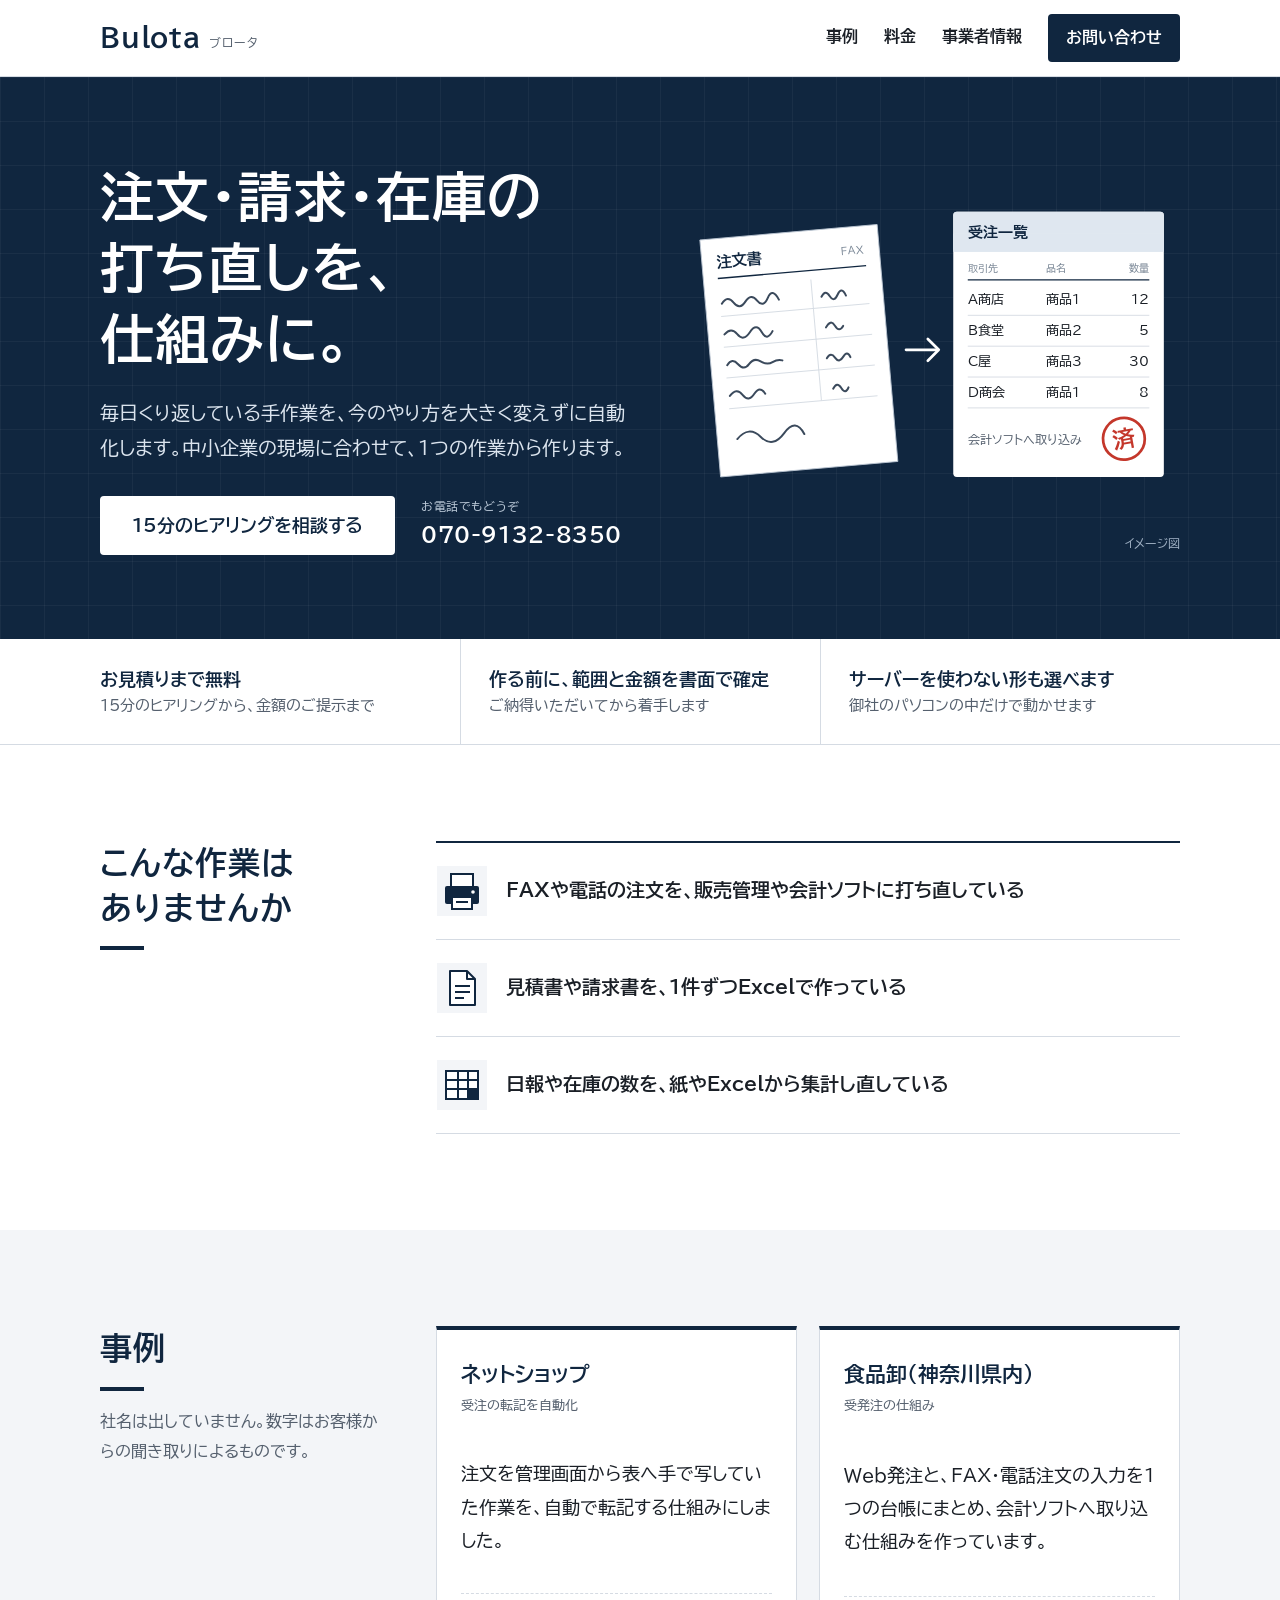
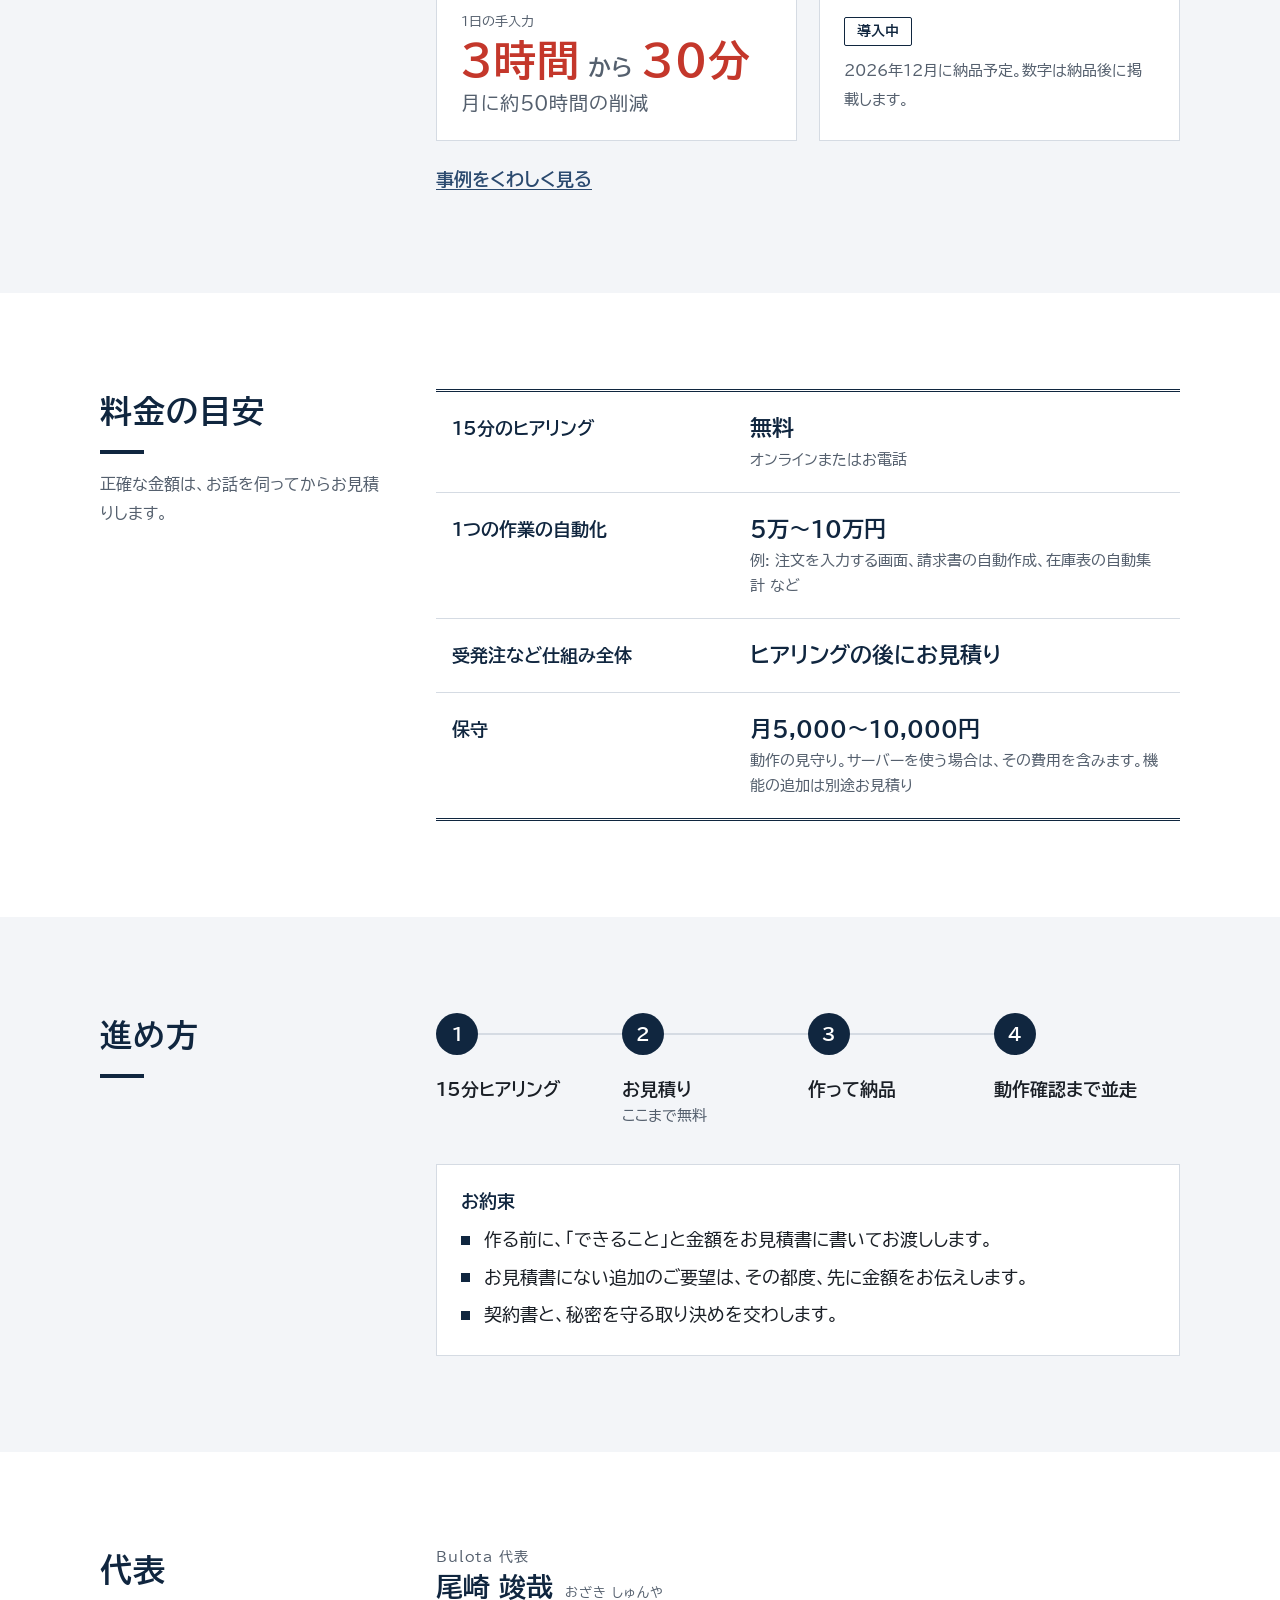
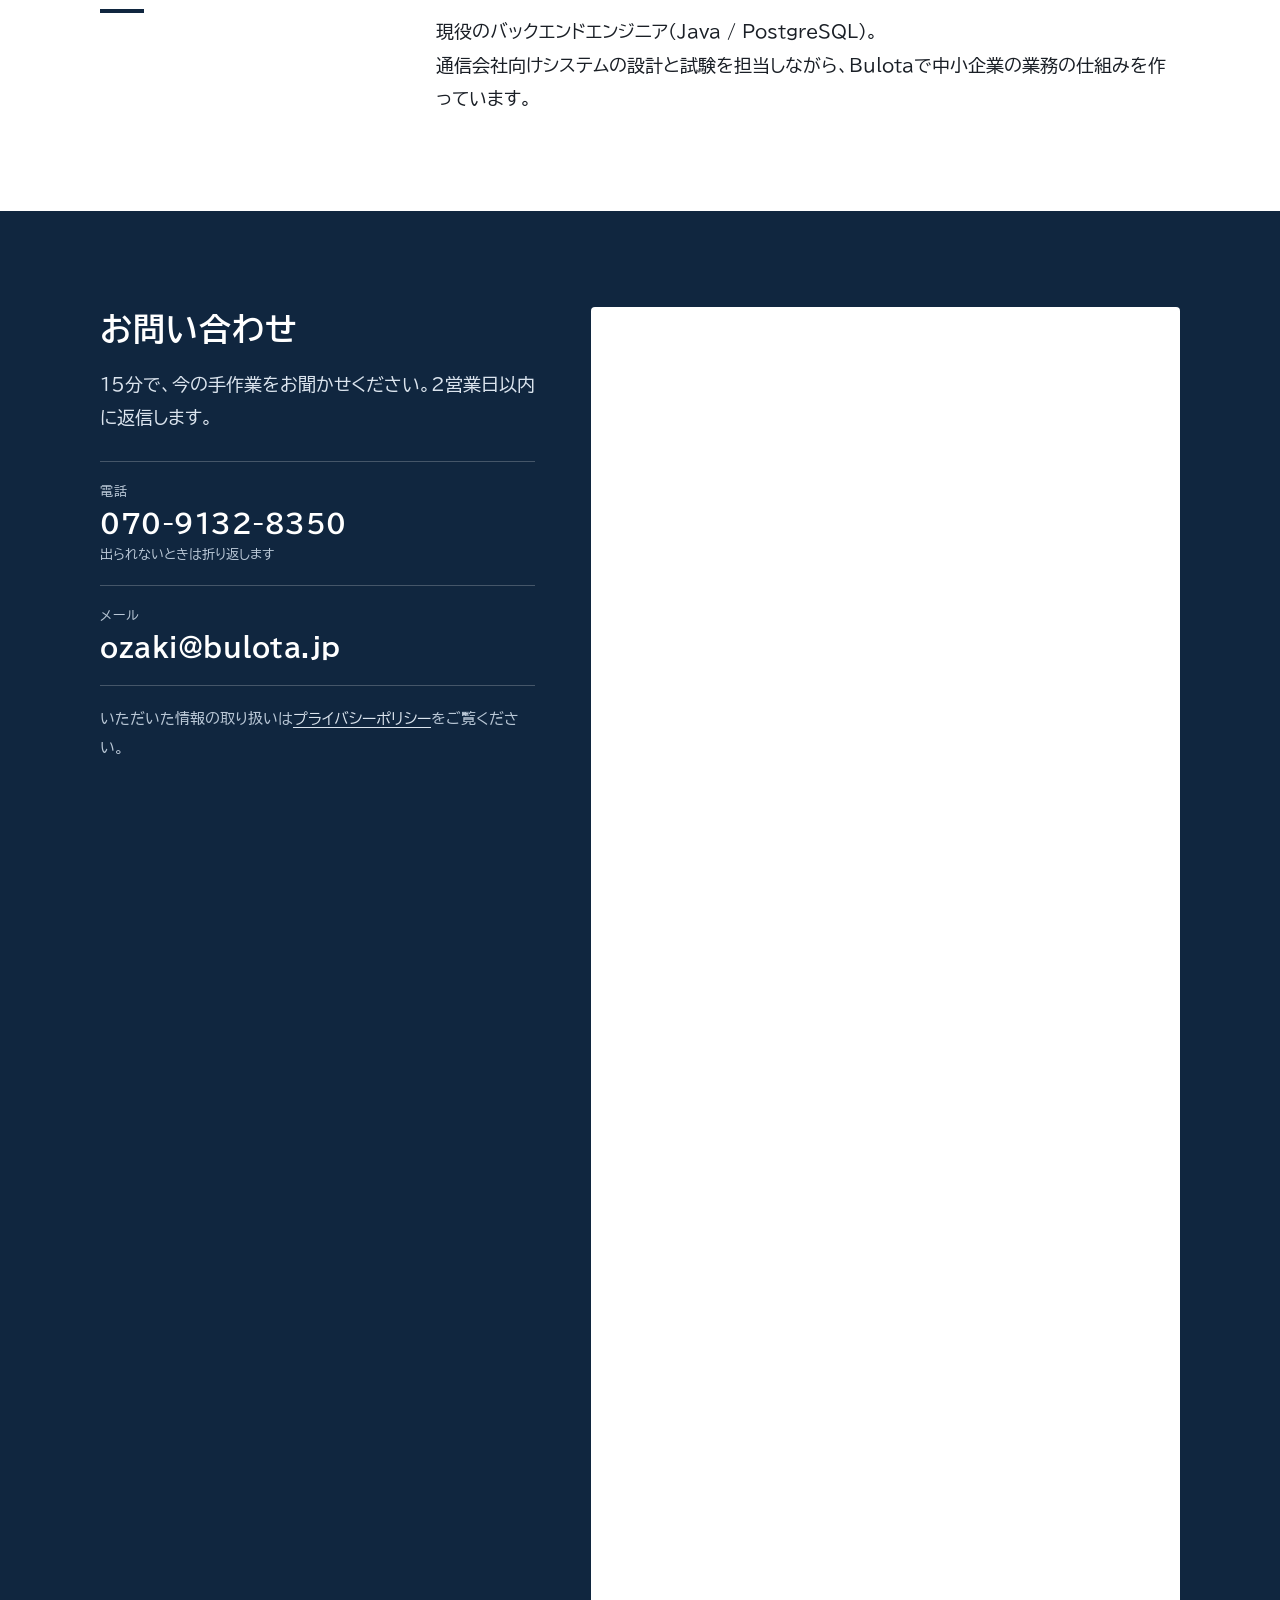
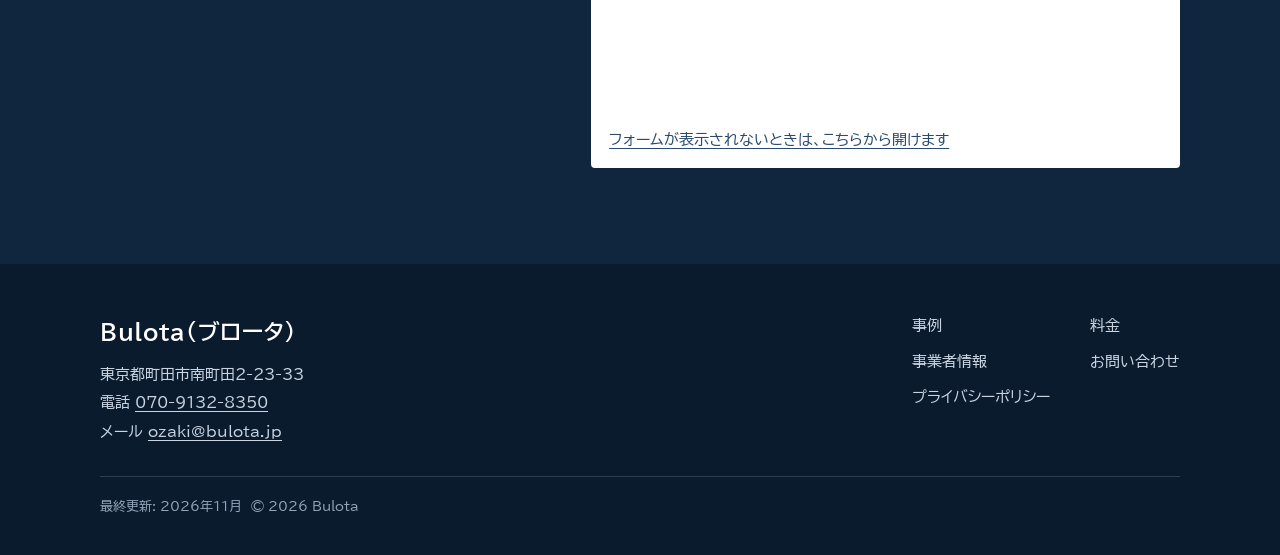
<file: index.html>
<!DOCTYPE html>
<html lang="ja">
<head>
<meta charset="UTF-8">
<meta name="viewport" content="width=device-width, initial-scale=1">
<title>Bulota(ブロータ)｜注文・請求・在庫の打ち直しを、仕組みに。</title>
<meta name="description" content="毎日くり返している手作業を、今のやり方を大きく変えずに自動化します。中小企業の現場に合わせて、1つの作業から作ります。15分のヒアリングは無料です。">
<meta property="og:type" content="website">
<meta property="og:title" content="Bulota(ブロータ)｜注文・請求・在庫の打ち直しを、仕組みに。">
<meta property="og:description" content="毎日くり返している手作業を、今のやり方を大きく変えずに自動化します。">
<meta property="og:url" content="https://bulota.jp/">
<link rel="icon" href="assets/icon_clean.svg" type="image/svg+xml">
<link rel="preconnect" href="https://fonts.googleapis.com">
<link rel="preconnect" href="https://fonts.gstatic.com" crossorigin>
<link href="https://fonts.googleapis.com/css2?family=BIZ+UDPGothic:wght@400;700&display=swap" rel="stylesheet">
<link rel="stylesheet" href="styles.css">
</head>
<body>

<header class="site-header">
  <div class="wrap header-inner">
    <a class="brand" href="index.html">Bulota<span class="brand-kana">ブロータ</span></a>
    <nav class="nav" aria-label="メニュー">
      <a href="works.html">事例</a>
      <a href="index.html#price">料金</a>
      <a href="about.html">事業者情報</a>
      <a class="nav-cta" href="index.html#contact">お問い合わせ</a>
    </nav>
  </div>
</header>

<main>

  <section class="hero">
    <div class="wrap hero-inner">
      <div>
        <h1 class="hero-title"><span class="ph">注文・請求・在庫の</span><span class="ph">打ち直しを、</span><span class="ph">仕組みに。</span></h1>
        <p class="hero-lead">毎日くり返している手作業を、今のやり方を大きく変えずに自動化します。中小企業の現場に合わせて、1つの作業から作ります。</p>
        <div class="hero-actions">
          <!-- 予約ページのURLが決まったら、href を予約ページに差し替える(いまはお問い合わせ欄へ飛ぶ) -->
          <!-- 予約URLが入ったら文言を「15分のヒアリングを予約する」に戻す -->
          <a class="btn btn-light" href="#contact">15分のヒアリングを相談する</a>
          <a class="hero-tel" href="tel:070-9132-8350"><span>お電話でもどうぞ</span>070-9132-8350</a>
        </div>
      </div>
      <figure class="hero-figure">
        <svg viewBox="0 0 540 400" role="img" aria-label="手書きのFAX注文書が、整った受注一覧になるイメージ" xmlns="http://www.w3.org/2000/svg">
          <!-- 左: FAXの注文書(手書き) -->
          <g transform="rotate(-5 120 210)">
            <rect x="22" y="78" width="196" height="262" fill="#ffffff"/>
            <rect x="22" y="78" width="196" height="262" fill="none" stroke="#b9c4d1" stroke-width="1"/>
            <text x="38" y="110" font-size="17" font-weight="700" fill="#10263f">注文書</text>
            <text x="176" y="108" font-size="11" fill="#7a8796">FAX</text>
            <line x1="38" y1="122" x2="202" y2="122" stroke="#10263f" stroke-width="1.5"/>
            <g fill="none" stroke="#3b4a5c" stroke-width="2.2" stroke-linecap="round" stroke-linejoin="round">
              <path d="M40 150 q7 -9 13 0 t13 0 t13 0 t12 -2 t12 3"/>
              <path d="M150 152 q5 -8 9 0 t9 -1 t9 2"/>
              <path d="M40 184 q8 -8 14 1 t14 -1 t13 1 t12 0"/>
              <path d="M152 186 q6 -9 10 -1 t9 1"/>
              <path d="M40 218 q6 -8 12 0 t12 1 t13 -2 t13 2 t11 -1"/>
              <path d="M150 220 q5 -7 9 0 t9 0 t8 1"/>
              <path d="M40 252 q8 -9 14 0 t13 0 t12 1"/>
              <path d="M154 254 q5 -8 9 0 t8 0"/>
            </g>
            <g stroke="#d5dbe3" stroke-width="1">
              <line x1="38" y1="164" x2="202" y2="164"/><line x1="38" y1="198" x2="202" y2="198"/>
              <line x1="38" y1="232" x2="202" y2="232"/><line x1="38" y1="266" x2="202" y2="266"/>
              <line x1="140" y1="132" x2="140" y2="266"/>
            </g>
            <path d="M44 300 q14 -14 26 0 t26 -2 t22 3" fill="none" stroke="#3b4a5c" stroke-width="2.2" stroke-linecap="round"/>
          </g>
          <!-- まん中: 矢印 -->
          <g fill="none" stroke="#ffffff" stroke-width="3" stroke-linecap="round" stroke-linejoin="round">
            <line x1="238" y1="208" x2="272" y2="208"/>
            <polyline points="262,196 274,208 262,220"/>
          </g>
          <!-- 右: 受注一覧(整った表) -->
          <g>
            <rect x="290" y="56" width="232" height="292" rx="4" fill="#ffffff"/>
            <rect x="290" y="56" width="232" height="44" rx="4" fill="#dfe7f0"/>
            <rect x="290" y="80" width="232" height="20" fill="#dfe7f0"/>
            <text x="306" y="85" font-size="16" font-weight="700" fill="#10263f">受注一覧</text>
            <g font-size="11" fill="#7a8796">
              <text x="306" y="122">取引先</text><text x="392" y="122">品名</text><text x="484" y="122">数量</text>
            </g>
            <line x1="306" y1="131" x2="506" y2="131" stroke="#10263f" stroke-width="1.5"/>
            <g font-size="14" fill="#1a1f26">
              <text x="306" y="158">A商店</text><text x="392" y="158">商品1</text><text x="506" y="158" text-anchor="end">12</text>
              <text x="306" y="192">B食堂</text><text x="392" y="192">商品2</text><text x="506" y="192" text-anchor="end">5</text>
              <text x="306" y="226">C屋</text><text x="392" y="226">商品3</text><text x="506" y="226" text-anchor="end">30</text>
              <text x="306" y="260">D商会</text><text x="392" y="260">商品1</text><text x="506" y="260" text-anchor="end">8</text>
            </g>
            <g stroke="#d5dbe3" stroke-width="1">
              <line x1="306" y1="170" x2="506" y2="170"/><line x1="306" y1="204" x2="506" y2="204"/>
              <line x1="306" y1="238" x2="506" y2="238"/><line x1="306" y1="272" x2="506" y2="272"/>
            </g>
            <text x="306" y="312" font-size="13" fill="#55606e">会計ソフトへ取り込み</text>
            <!-- 済の印(朱) -->
            <g transform="rotate(-10 478 306)">
              <circle cx="478" cy="306" r="23" fill="none" stroke="#c4372b" stroke-width="3"/>
              <text x="478" y="315" font-size="25" font-weight="700" fill="#c4372b" text-anchor="middle">済</text>
            </g>
          </g>
        </svg>
        <figcaption>イメージ図</figcaption>
      </figure>
    </div>
  </section>

  <section class="assure" aria-label="お約束">
    <div class="wrap">
      <ul class="assure-list">
        <li>お見積りまで無料<span>15分のヒアリングから、金額のご提示まで</span></li>
        <li>作る前に、範囲と金額を書面で確定<span>ご納得いただいてから着手します</span></li>
        <li>サーバーを使わない形も選べます<span>御社のパソコンの中だけで動かせます</span></li>
      </ul>
    </div>
  </section>

  <section class="section" id="problems">
    <div class="wrap section-grid">
      <h2 class="section-title">こんな作業は<br>ありませんか</h2>
      <ul class="problems">
        <li><svg viewBox="0 0 52 52" aria-hidden="true"><rect x="1" y="1" width="50" height="50" fill="#f3f5f8"/><rect x="15" y="9" width="22" height="14" fill="#fff" stroke="#10263f" stroke-width="2"/><rect x="9" y="21" width="34" height="18" rx="2" fill="#10263f"/><rect x="16" y="32" width="20" height="12" fill="#fff" stroke="#10263f" stroke-width="2"/><line x1="20" y1="37" x2="32" y2="37" stroke="#10263f" stroke-width="2"/><circle cx="37" cy="27" r="1.8" fill="#fff"/></svg><span>FAXや電話の注文を、販売管理や会計ソフトに打ち直している</span></li>
        <li><svg viewBox="0 0 52 52" aria-hidden="true"><rect x="1" y="1" width="50" height="50" fill="#f3f5f8"/><path d="M14 9h17l8 8v26H14z" fill="#fff" stroke="#10263f" stroke-width="2" stroke-linejoin="round"/><path d="M31 9v8h8" fill="none" stroke="#10263f" stroke-width="2" stroke-linejoin="round"/><g stroke="#10263f" stroke-width="2"><line x1="19" y1="24" x2="34" y2="24"/><line x1="19" y1="30" x2="34" y2="30"/><line x1="19" y1="36" x2="28" y2="36"/></g></svg><span>見積書や請求書を、1件ずつExcelで作っている</span></li>
        <li><svg viewBox="0 0 52 52" aria-hidden="true"><rect x="1" y="1" width="50" height="50" fill="#f3f5f8"/><rect x="10" y="12" width="32" height="28" fill="#fff" stroke="#10263f" stroke-width="2"/><g stroke="#10263f" stroke-width="2"><line x1="10" y1="21" x2="42" y2="21"/><line x1="10" y1="30" x2="42" y2="30"/><line x1="22" y1="12" x2="22" y2="40"/><line x1="32" y1="12" x2="32" y2="40"/></g><rect x="32" y="30" width="10" height="10" fill="#10263f"/></svg><span>日報や在庫の数を、紙やExcelから集計し直している</span></li>
      </ul>
    </div>
  </section>

  <section class="section section-paper" id="works">
    <div class="wrap section-grid">
      <div>
        <h2 class="section-title">事例</h2>
        <p class="section-note">社名は出していません。数字はお客様からの聞き取りによるものです。</p>
      </div>
      <div>
        <div class="cases">
          <article class="case-card">
            <p class="case-kind">ネットショップ<small>受注の転記を自動化</small></p>
            <p class="case-text">注文を管理画面から表へ手で写していた作業を、自動で転記する仕組みにしました。</p>
            <div class="case-result">
              <span class="case-result-label">1日の手入力</span>
              <p class="case-figure">3時間<span class="to">から</span>30分<small>月に約50時間の削減</small></p>
            </div>
          </article>
          <article class="case-card">
            <p class="case-kind">食品卸(神奈川県内)<small>受発注の仕組み</small></p>
            <p class="case-text">Web発注と、FAX・電話注文の入力を1つの台帳にまとめ、会計ソフトへ取り込む仕組みを作っています。</p>
            <div class="case-result">
              <span class="tag">導入中</span>
              <p class="small" style="margin-top:10px">2026年12月に納品予定。数字は納品後に掲載します。</p>
            </div>
          </article>
        </div>
        <a class="more-link" href="works.html">事例をくわしく見る</a>
      </div>
    </div>
  </section>

  <section class="section" id="price">
    <div class="wrap section-grid">
      <div>
        <h2 class="section-title">料金の目安</h2>
        <p class="section-note">正確な金額は、お話を伺ってからお見積りします。</p>
      </div>
      <table class="ledger">
        <tbody>
          <tr><th scope="row">15分のヒアリング</th><td><span class="amount">無料</span><span class="note">オンラインまたはお電話</span></td></tr>
          <tr><th scope="row">1つの作業の自動化</th><td><span class="amount">5万〜10万円</span><span class="note">例: 注文を入力する画面、請求書の自動作成、在庫表の自動集計 など</span></td></tr>
          <tr><th scope="row">受発注など仕組み全体</th><td><span class="amount">ヒアリングの後にお見積り</span></td></tr>
          <tr><th scope="row">保守</th><td><span class="amount">月5,000〜10,000円</span><span class="note">動作の見守り。サーバーを使う場合は、その費用を含みます。機能の追加は別途お見積り</span></td></tr>
        </tbody>
      </table>
    </div>
  </section>

  <section class="section section-paper" id="flow">
    <div class="wrap section-grid">
      <h2 class="section-title">進め方</h2>
      <div>
        <ol class="steps">
          <li>15分ヒアリング</li>
          <li>お見積り<span class="step-sub">ここまで無料</span></li>
          <li>作って納品</li>
          <li>動作確認まで並走</li>
        </ol>
        <div class="promise">
          <h3>お約束</h3>
          <ul>
            <li>作る前に、「できること」と金額をお見積書に書いてお渡しします。</li>
            <li>お見積書にない追加のご要望は、その都度、先に金額をお伝えします。</li>
            <li>契約書と、秘密を守る取り決めを交わします。</li>
          </ul>
        </div>
      </div>
    </div>
  </section>

  <section class="section" id="profile">
    <div class="wrap section-grid">
      <h2 class="section-title">代表</h2>
      <!-- 顔写真: assets/ozaki.jpg を置いたら、下の img のコメントを外し、
           <div class="profile"> を <div class="profile has-photo"> にする -->
      <div class="profile">
        <!--
        <img class="profile-photo" src="assets/ozaki.jpg" alt="代表 尾崎 竣哉" width="160" height="160">
        -->
        <div class="profile-body">
          <p class="profile-name"><span class="profile-role">Bulota 代表</span>尾崎 竣哉<span class="profile-kana">おざき しゅんや</span></p>
          <p>現役のバックエンドエンジニア(Java / PostgreSQL)。<br>
            通信会社向けシステムの設計と試験を担当しながら、Bulotaで中小企業の業務の仕組みを作っています。</p>
        </div>
      </div>
    </div>
  </section>

  <section class="contact" id="contact">
    <div class="wrap contact-grid">
      <div>
        <h2>お問い合わせ</h2>
        <p class="contact-lead">15分で、今の手作業をお聞かせください。2営業日以内に返信します。</p>
        <ul class="contact-list">
          <!-- 予約ページのURLが決まったら、このコメントを外して URL を差し替える
          <li>
            <span class="contact-label">日程を予約する</span>
            <a class="btn btn-light" href="【予約ページのURL】" target="_blank" rel="noopener">15分のヒアリングを予約する</a>
          </li>
          -->
          <li>
            <span class="contact-label">電話</span>
            <a class="contact-value" href="tel:070-9132-8350">070-9132-8350</a>
            <span class="contact-sub">出られないときは折り返します</span>
          </li>
          <li>
            <span class="contact-label">メール</span>
            <a class="contact-value" href="mailto:ozaki@bulota.jp">ozaki@bulota.jp</a>
          </li>
        </ul>
        <p class="small" style="margin-top:18px">いただいた情報の取り扱いは<a href="privacy.html">プライバシーポリシー</a>をご覧ください。</p>
      </div>
      <div class="form-panel">
        <iframe src="https://docs.google.com/forms/d/e/1FAIpQLSe8i3GaxVLeOZmSlvVEXM8cGp-iq3odg3yxhxpMYgRjFmZh_A/viewform?embedded=true" title="お問い合わせフォーム" loading="lazy">読み込んでいます…</iframe>
        <a class="small" href="https://docs.google.com/forms/d/e/1FAIpQLSe8i3GaxVLeOZmSlvVEXM8cGp-iq3odg3yxhxpMYgRjFmZh_A/viewform" target="_blank" rel="noopener">フォームが表示されないときは、こちらから開けます</a>
      </div>
    </div>
  </section>

</main>

<footer class="footer">
  <div class="wrap">
    <div class="footer-grid">
      <div>
        <p class="footer-name">Bulota(ブロータ)</p>
        <address class="footer-info">
          東京都町田市南町田2-23-33<br>
          電話 <a href="tel:070-9132-8350">070-9132-8350</a><br>
          メール <a href="mailto:ozaki@bulota.jp">ozaki@bulota.jp</a>
        </address>
      </div>
      <nav class="footer-nav" aria-label="フッターメニュー">
        <a href="works.html">事例</a>
        <a href="index.html#price">料金</a>
        <a href="about.html">事業者情報</a>
        <a href="index.html#contact">お問い合わせ</a>
        <a href="privacy.html">プライバシーポリシー</a>
      </nav>
    </div>
    <p class="footer-meta">最終更新: 2026年11月　&copy; 2026 Bulota</p>
  </div>
</footer>

</body>
</html>
</file>
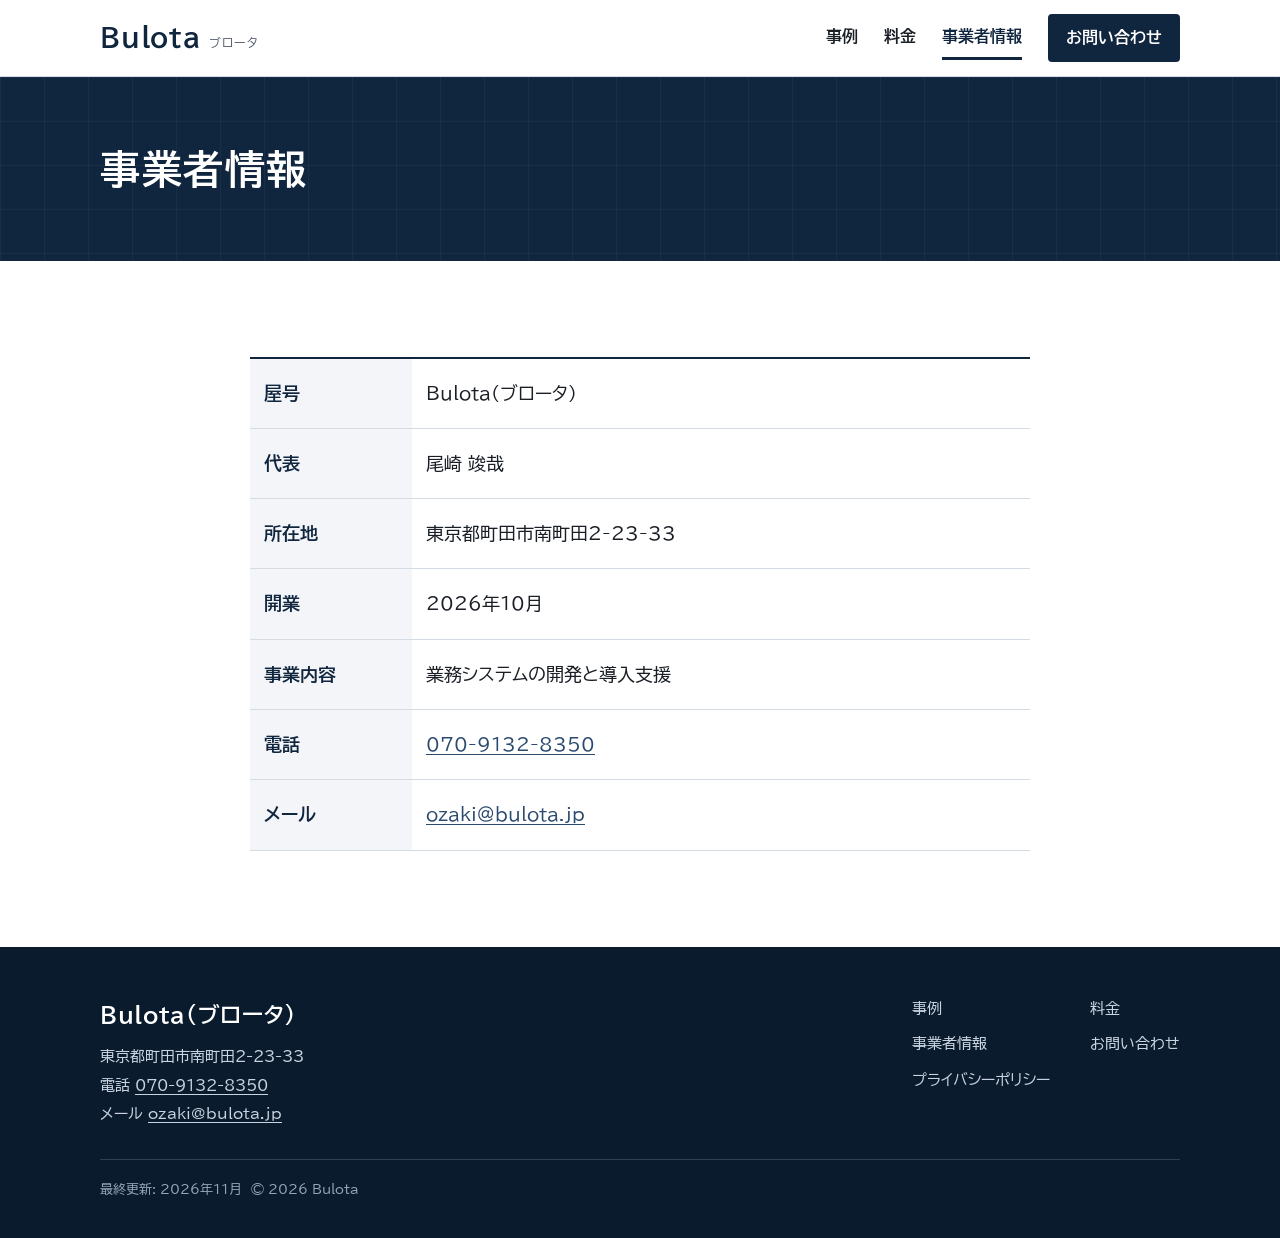
<file: about.html>
<!DOCTYPE html>
<html lang="ja">
<head>
<meta charset="UTF-8">
<meta name="viewport" content="width=device-width, initial-scale=1">
<title>事業者情報｜Bulota(ブロータ)</title>
<meta name="description" content="Bulota(ブロータ)の事業者情報。代表 尾崎 竣哉。東京都町田市。業務システムの開発と導入支援。">
<link rel="icon" href="assets/icon_clean.svg" type="image/svg+xml">
<link rel="preconnect" href="https://fonts.googleapis.com">
<link rel="preconnect" href="https://fonts.gstatic.com" crossorigin>
<link href="https://fonts.googleapis.com/css2?family=BIZ+UDPGothic:wght@400;700&display=swap" rel="stylesheet">
<link rel="stylesheet" href="styles.css">
</head>
<body>

<header class="site-header">
  <div class="wrap header-inner">
    <a class="brand" href="index.html">Bulota<span class="brand-kana">ブロータ</span></a>
    <nav class="nav" aria-label="メニュー">
      <a href="works.html">事例</a>
      <a href="index.html#price">料金</a>
      <a href="about.html" aria-current="page">事業者情報</a>
      <a class="nav-cta" href="index.html#contact">お問い合わせ</a>
    </nav>
  </div>
</header>

<main>

  <div class="page-head">
    <div class="wrap">
      <h1 class="page-title">事業者情報</h1>
    </div>
  </div>

  <section class="section">
    <div class="wrap narrow">
      <table class="table">
        <tbody>
          <tr><th scope="row">屋号</th><td>Bulota(ブロータ)</td></tr>
          <tr><th scope="row">代表</th><td>尾崎 竣哉</td></tr>
          <tr><th scope="row">所在地</th><td>東京都町田市南町田2-23-33</td></tr>
          <tr><th scope="row">開業</th><td>2026年10月</td></tr>
          <tr><th scope="row">事業内容</th><td>業務システムの開発と導入支援</td></tr>
          <tr><th scope="row">電話</th><td><a href="tel:070-9132-8350">070-9132-8350</a></td></tr>
          <tr><th scope="row">メール</th><td><a href="mailto:ozaki@bulota.jp">ozaki@bulota.jp</a></td></tr>
        </tbody>
      </table>
    </div>
  </section>

</main>

<footer class="footer">
  <div class="wrap">
    <div class="footer-grid">
      <div>
        <p class="footer-name">Bulota(ブロータ)</p>
        <address class="footer-info">
          東京都町田市南町田2-23-33<br>
          電話 <a href="tel:070-9132-8350">070-9132-8350</a><br>
          メール <a href="mailto:ozaki@bulota.jp">ozaki@bulota.jp</a>
        </address>
      </div>
      <nav class="footer-nav" aria-label="フッターメニュー">
        <a href="works.html">事例</a>
        <a href="index.html#price">料金</a>
        <a href="about.html">事業者情報</a>
        <a href="index.html#contact">お問い合わせ</a>
        <a href="privacy.html">プライバシーポリシー</a>
      </nav>
    </div>
    <p class="footer-meta">最終更新: 2026年11月　&copy; 2026 Bulota</p>
  </div>
</footer>

</body>
</html>
</file>
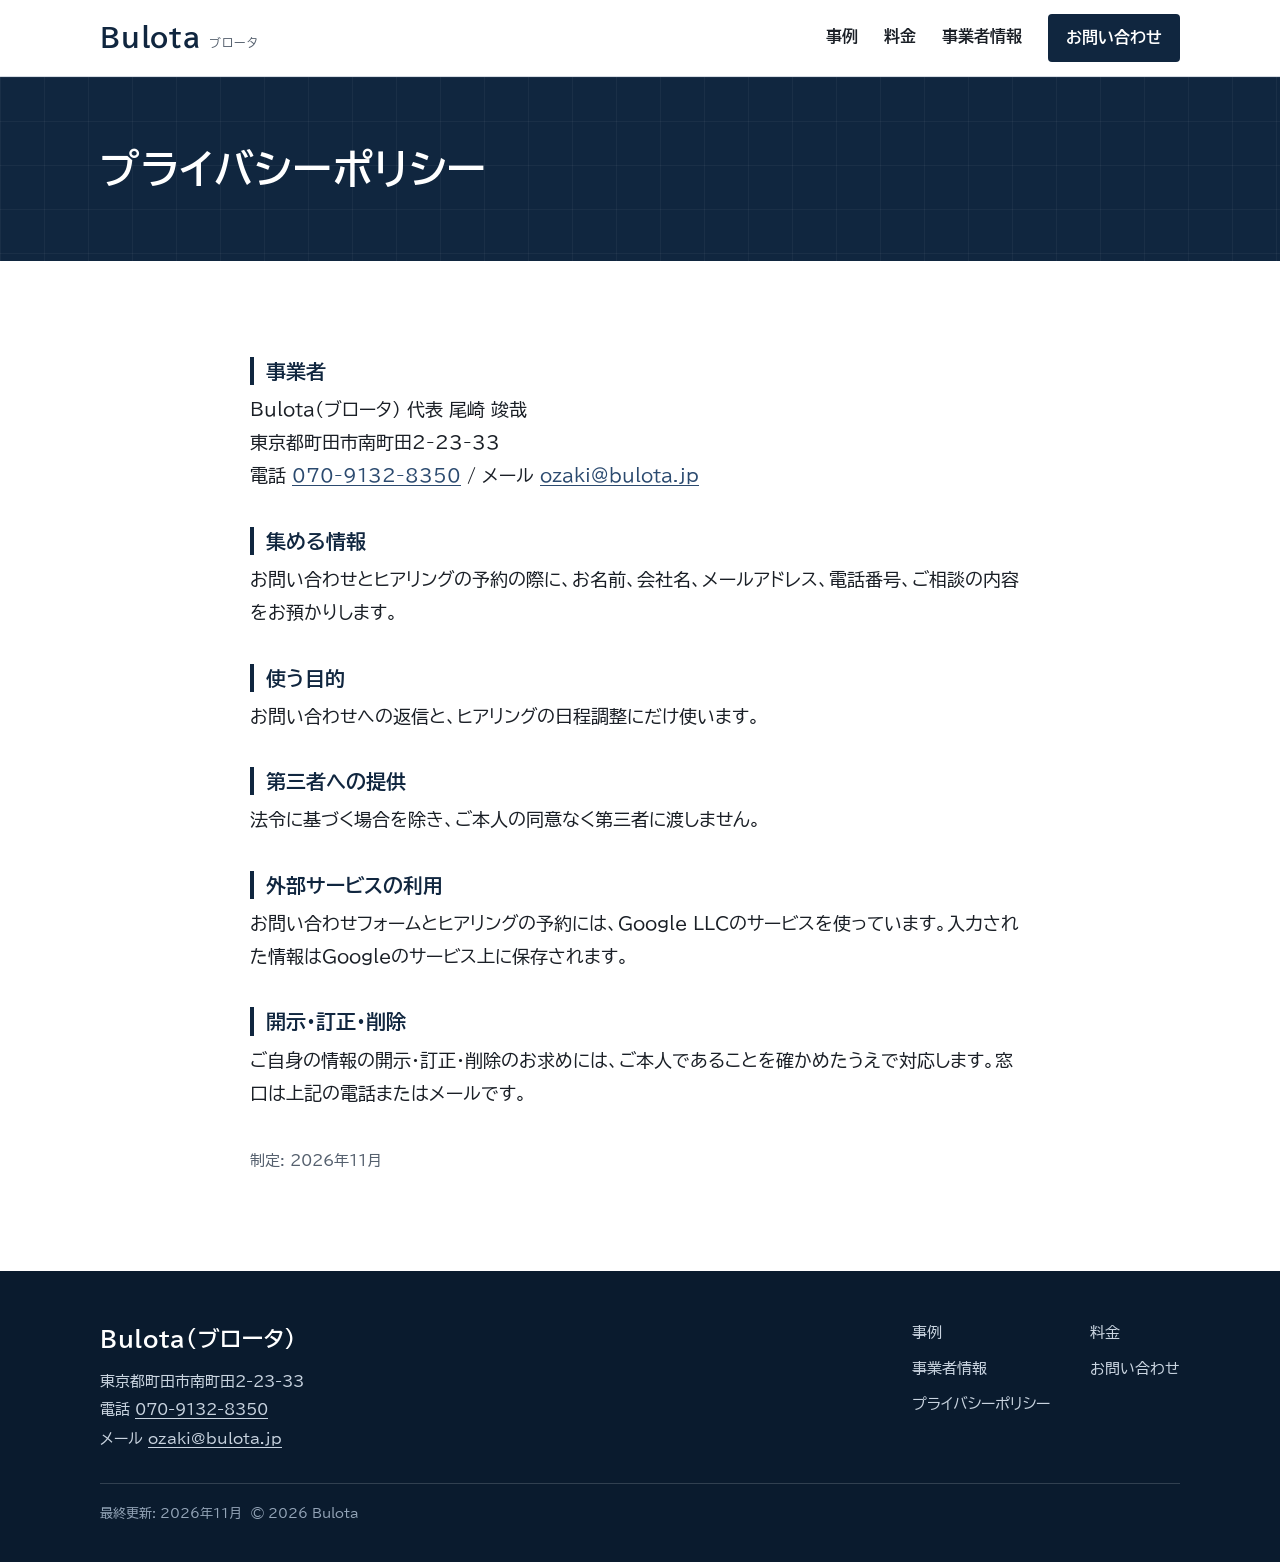
<file: privacy.html>
<!DOCTYPE html>
<html lang="ja">
<head>
<meta charset="UTF-8">
<meta name="viewport" content="width=device-width, initial-scale=1">
<title>プライバシーポリシー｜Bulota(ブロータ)</title>
<meta name="description" content="Bulota(ブロータ)のプライバシーポリシー。">
<link rel="icon" href="assets/icon_clean.svg" type="image/svg+xml">
<link rel="preconnect" href="https://fonts.googleapis.com">
<link rel="preconnect" href="https://fonts.gstatic.com" crossorigin>
<link href="https://fonts.googleapis.com/css2?family=BIZ+UDPGothic:wght@400;700&display=swap" rel="stylesheet">
<link rel="stylesheet" href="styles.css">
</head>
<body>

<header class="site-header">
  <div class="wrap header-inner">
    <a class="brand" href="index.html">Bulota<span class="brand-kana">ブロータ</span></a>
    <nav class="nav" aria-label="メニュー">
      <a href="works.html">事例</a>
      <a href="index.html#price">料金</a>
      <a href="about.html">事業者情報</a>
      <a class="nav-cta" href="index.html#contact">お問い合わせ</a>
    </nav>
  </div>
</header>

<main>

  <div class="page-head">
    <div class="wrap">
      <h1 class="page-title">プライバシーポリシー</h1>
    </div>
  </div>

  <section class="section">
    <div class="wrap narrow policy">
      <h2>事業者</h2>
      <p>Bulota(ブロータ) 代表 尾崎 竣哉<br>
        東京都町田市南町田2-23-33<br>
        電話 <a href="tel:070-9132-8350">070-9132-8350</a> / メール <a href="mailto:ozaki@bulota.jp">ozaki@bulota.jp</a></p>

      <h2>集める情報</h2>
      <p>お問い合わせとヒアリングの予約の際に、お名前、会社名、メールアドレス、電話番号、ご相談の内容をお預かりします。</p>

      <h2>使う目的</h2>
      <p>お問い合わせへの返信と、ヒアリングの日程調整にだけ使います。</p>

      <h2>第三者への提供</h2>
      <p>法令に基づく場合を除き、ご本人の同意なく第三者に渡しません。</p>

      <h2>外部サービスの利用</h2>
      <p>お問い合わせフォームとヒアリングの予約には、Google LLCのサービスを使っています。入力された情報はGoogleのサービス上に保存されます。</p>

      <h2>開示・訂正・削除</h2>
      <p>ご自身の情報の開示・訂正・削除のお求めには、ご本人であることを確かめたうえで対応します。窓口は上記の電話またはメールです。</p>

      <p class="small" style="margin-top:36px">制定: 2026年11月</p>
    </div>
  </section>

</main>

<footer class="footer">
  <div class="wrap">
    <div class="footer-grid">
      <div>
        <p class="footer-name">Bulota(ブロータ)</p>
        <address class="footer-info">
          東京都町田市南町田2-23-33<br>
          電話 <a href="tel:070-9132-8350">070-9132-8350</a><br>
          メール <a href="mailto:ozaki@bulota.jp">ozaki@bulota.jp</a>
        </address>
      </div>
      <nav class="footer-nav" aria-label="フッターメニュー">
        <a href="works.html">事例</a>
        <a href="index.html#price">料金</a>
        <a href="about.html">事業者情報</a>
        <a href="index.html#contact">お問い合わせ</a>
        <a href="privacy.html">プライバシーポリシー</a>
      </nav>
    </div>
    <p class="footer-meta">最終更新: 2026年11月　&copy; 2026 Bulota</p>
  </div>
</footer>

</body>
</html>
</file>
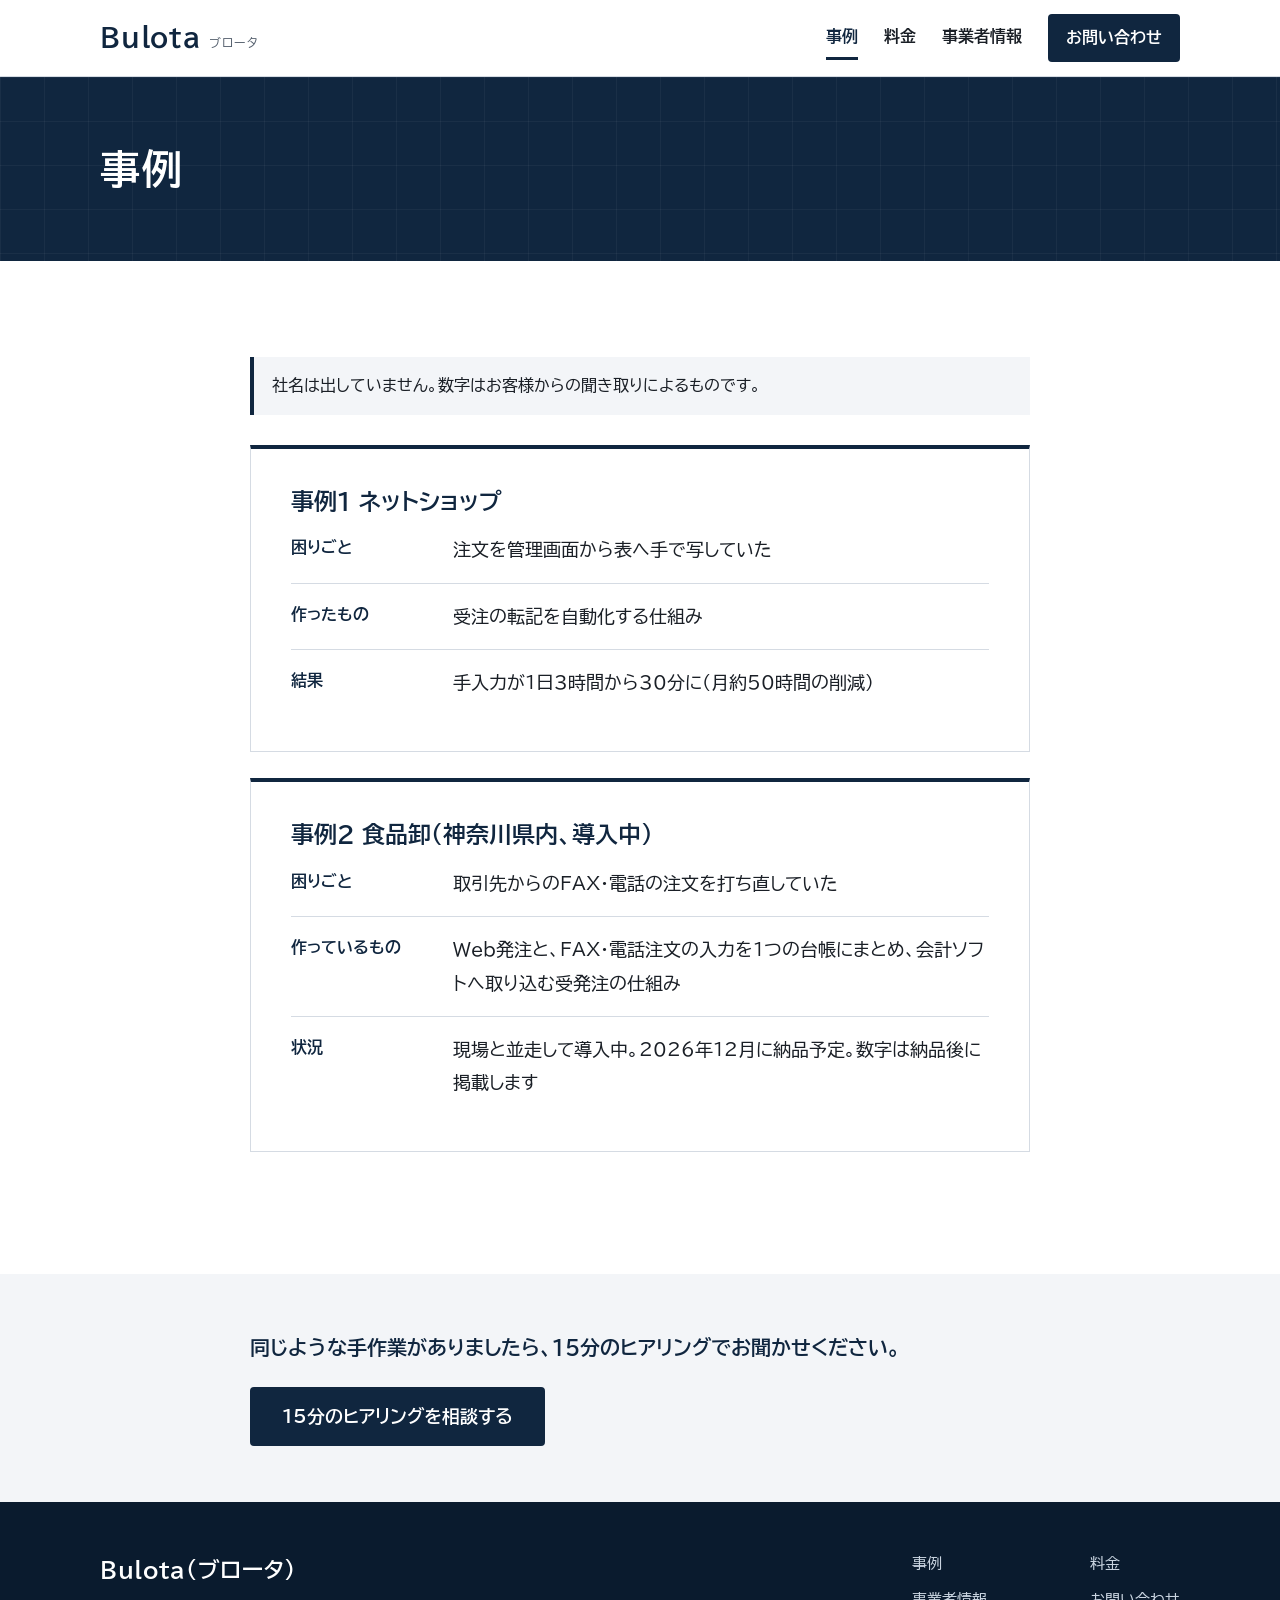
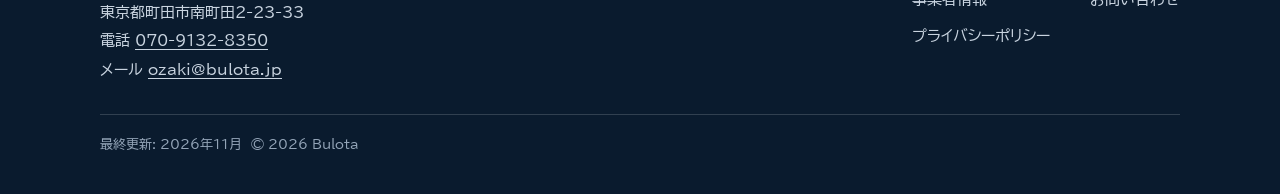
<file: works.html>
<!DOCTYPE html>
<html lang="ja">
<head>
<meta charset="UTF-8">
<meta name="viewport" content="width=device-width, initial-scale=1">
<title>事例｜Bulota(ブロータ)</title>
<meta name="description" content="Bulotaの事例。ネットショップ・食品卸で、手作業の打ち直しを自動化した仕組み。">
<link rel="icon" href="assets/icon_clean.svg" type="image/svg+xml">
<link rel="preconnect" href="https://fonts.googleapis.com">
<link rel="preconnect" href="https://fonts.gstatic.com" crossorigin>
<link href="https://fonts.googleapis.com/css2?family=BIZ+UDPGothic:wght@400;700&display=swap" rel="stylesheet">
<link rel="stylesheet" href="styles.css">
</head>
<body>

<header class="site-header">
  <div class="wrap header-inner">
    <a class="brand" href="index.html">Bulota<span class="brand-kana">ブロータ</span></a>
    <nav class="nav" aria-label="メニュー">
      <a href="works.html" aria-current="page">事例</a>
      <a href="index.html#price">料金</a>
      <a href="about.html">事業者情報</a>
      <a class="nav-cta" href="index.html#contact">お問い合わせ</a>
    </nav>
  </div>
</header>

<main>

  <div class="page-head">
    <div class="wrap">
      <h1 class="page-title">事例</h1>
    </div>
  </div>

  <section class="section">
    <div class="wrap narrow">
      <p class="notice">社名は出していません。数字はお客様からの聞き取りによるものです。</p>

      <article class="case-detail" id="case1">
        <h2>事例1 ネットショップ</h2>
        <dl class="case-dl">
          <dt>困りごと</dt>
          <dd>注文を管理画面から表へ手で写していた</dd>
          <dt>作ったもの</dt>
          <dd>受注の転記を自動化する仕組み</dd>
          <dt>結果</dt>
          <dd>手入力が1日3時間から30分に(月約50時間の削減)</dd>
        </dl>
      </article>

      <article class="case-detail" id="case2">
        <h2>事例2 食品卸(神奈川県内、導入中)</h2>
        <dl class="case-dl">
          <dt>困りごと</dt>
          <dd>取引先からのFAX・電話の注文を打ち直していた</dd>
          <dt>作っているもの</dt>
          <dd>Web発注と、FAX・電話注文の入力を1つの台帳にまとめ、会計ソフトへ取り込む受発注の仕組み</dd>
          <dt>状況</dt>
          <dd>現場と並走して導入中。2026年12月に納品予定。数字は納品後に掲載します</dd>
        </dl>
      </article>
    </div>
  </section>

  <section class="cta-band">
    <div class="wrap narrow">
      <p>同じような手作業がありましたら、15分のヒアリングでお聞かせください。</p>
      <!-- 予約URLが入ったら文言を「15分のヒアリングを予約する」に戻す -->
      <a class="btn" href="index.html#contact">15分のヒアリングを相談する</a>
    </div>
  </section>

</main>

<footer class="footer">
  <div class="wrap">
    <div class="footer-grid">
      <div>
        <p class="footer-name">Bulota(ブロータ)</p>
        <address class="footer-info">
          東京都町田市南町田2-23-33<br>
          電話 <a href="tel:070-9132-8350">070-9132-8350</a><br>
          メール <a href="mailto:ozaki@bulota.jp">ozaki@bulota.jp</a>
        </address>
      </div>
      <nav class="footer-nav" aria-label="フッターメニュー">
        <a href="works.html">事例</a>
        <a href="index.html#price">料金</a>
        <a href="about.html">事業者情報</a>
        <a href="index.html#contact">お問い合わせ</a>
        <a href="privacy.html">プライバシーポリシー</a>
      </nav>
    </div>
    <p class="footer-meta">最終更新: 2026年11月　&copy; 2026 Bulota</p>
  </div>
</footer>

</body>
</html>
</file>
<file: styles.css>
/* Bulota — 共通スタイル(2026-11-27 見た目を作り直し)
   方針: 墨紺と白。朱色は「結果の数字」と「済の印」にだけ使う。
   帳票(伝票・見積書)の罫線を、区切りと表の形に使う。
   本文はスマホで17px、PCで18px。動きは入れない。 */

:root {
  --ink: #10263f;        /* 墨紺。帯・見出し・ボタン */
  --ink-deep: #0a1b2e;   /* フッター */
  --ink-soft: #2b4a6f;   /* リンク */
  --text: #1a1f26;
  --text-sub: #55606e;
  --paper: #f3f5f8;      /* 薄い区切りの地 */
  --line: #d5dbe3;
  --white: #ffffff;
  --shu: #c4372b;        /* 朱。数字と印だけ */
  --wrap: 1080px;
  --gutter: 20px;
}

*, *::before, *::after { box-sizing: border-box; }
html { -webkit-text-size-adjust: 100%; scroll-behavior: auto; }

body {
  margin: 0;
  background: var(--white);
  color: var(--text);
  font-family: "BIZ UDPGothic", "Hiragino Kaku Gothic ProN", "Hiragino Sans", "Yu Gothic", "Meiryo", sans-serif;
  font-size: 17px;
  line-height: 1.85;
  overflow-wrap: anywhere;
}
@media (min-width: 900px) { body { font-size: 18px; } }

img, svg { max-width: 100%; height: auto; }
a { color: var(--ink-soft); text-underline-offset: 3px; }
a:hover { color: var(--ink); }
a:focus-visible, .btn:focus-visible { outline: 3px solid #f0b429; outline-offset: 3px; }
h1, h2, h3 { line-height: 1.4; margin: 0; font-weight: 700; }
p { margin: 0 0 1em; }
p:last-child { margin-bottom: 0; }
ul, ol { margin: 0; padding: 0; list-style: none; }

.wrap { max-width: calc(var(--wrap) + var(--gutter) * 2); margin: 0 auto; padding: 0 var(--gutter); }
.ph { display: inline-block; }
.small { font-size: 0.86em; color: var(--text-sub); }

/* ---------- ボタン ---------- */
.btn {
  display: inline-block;
  background: var(--ink);
  color: var(--white);
  font-weight: 700;
  text-decoration: none;
  padding: 15px 30px;
  border-radius: 4px;
  line-height: 1.4;
  border: 2px solid var(--ink);
}
.btn:hover { background: var(--ink-deep); border-color: var(--ink-deep); color: var(--white); }
.btn-light { background: var(--white); color: var(--ink); border-color: var(--white); }
.btn-light:hover { background: #e6ecf3; border-color: #e6ecf3; color: var(--ink); }

/* ---------- ヘッダー ---------- */
.site-header { background: var(--white); border-bottom: 1px solid var(--line); }
.header-inner {
  display: flex; flex-wrap: wrap; align-items: center; justify-content: space-between;
  gap: 6px 28px; padding-top: 14px; padding-bottom: 14px;
}
.brand { color: var(--ink); text-decoration: none; font-weight: 700; font-size: 26px; letter-spacing: 0.03em; line-height: 1.2; }
.brand-kana { font-size: 12px; font-weight: 400; color: var(--text-sub); margin-left: 8px; letter-spacing: 0.08em; }
.nav { display: flex; flex-wrap: wrap; align-items: center; gap: 4px 26px; }
.nav a { color: var(--text); text-decoration: none; font-size: 16px; font-weight: 700; padding: 6px 0; border-bottom: 3px solid transparent; }
.nav a:hover, .nav a[aria-current="page"] { border-bottom-color: var(--ink); color: var(--ink); }
.nav .nav-cta { background: var(--ink); color: var(--white); padding: 9px 18px; border-radius: 4px; border-bottom: 0; }
.nav .nav-cta:hover { background: var(--ink-deep); color: var(--white); }
@media (max-width: 520px) {
  .nav { gap: 4px 16px; }
  .nav a { font-size: 15px; }
  .nav .nav-cta { padding: 7px 12px; }
}

/* ---------- トップの帯 ---------- */
.hero {
  background-color: var(--ink);
  /* 伝票の罫線を思わせる、うすい方眼 */
  background-image:
    linear-gradient(rgba(255,255,255,0.045) 1px, transparent 1px),
    linear-gradient(90deg, rgba(255,255,255,0.045) 1px, transparent 1px);
  background-size: 44px 44px;
  color: var(--white);
}
.hero-inner { display: grid; gap: 36px; align-items: center; padding-top: 56px; padding-bottom: 56px; }
.hero-title { font-size: clamp(31px, 5.2vw, 54px); line-height: 1.32; letter-spacing: 0.02em; }
.hero-lead { margin-top: 22px; font-size: 1.04em; color: #dbe4ee; max-width: 30em; }
.hero-actions { margin-top: 30px; display: flex; flex-wrap: wrap; align-items: center; gap: 14px 26px; }
.hero-tel { color: var(--white); font-weight: 700; text-decoration: none; font-size: 1.15em; letter-spacing: 0.03em; }
.hero-tel span { display: block; font-size: 12px; font-weight: 400; color: #b9c7d6; letter-spacing: 0.05em; line-height: 1.5; }
.hero-figure { margin: 0; }
.hero-figure svg { display: block; width: 100%; }
.hero-figure figcaption { font-size: 12px; color: #9fb0c3; margin-top: 8px; text-align: right; }
@media (min-width: 900px) {
  .hero-inner { grid-template-columns: 1.05fr 0.95fr; gap: 48px; padding-top: 84px; padding-bottom: 84px; }
}

/* ---------- 3つのお約束(帯の下) ---------- */
.assure { border-bottom: 1px solid var(--line); }
.assure-list { display: grid; }
.assure-list li { padding: 18px 0; border-top: 1px solid var(--line); font-weight: 700; color: var(--ink); line-height: 1.6; }
.assure-list li:first-child { border-top: 0; }
.assure-list li span { display: block; font-weight: 400; font-size: 0.84em; color: var(--text-sub); }
@media (min-width: 900px) {
  .assure-list { grid-template-columns: repeat(3, 1fr); }
  .assure-list li { border-top: 0; border-left: 1px solid var(--line); padding: 26px 28px; }
  .assure-list li:first-child { border-left: 0; padding-left: 0; }
}

/* ---------- 節の共通(左に見出し、右に中身) ---------- */
.section { padding: 60px 0; }
.section-paper { background: var(--paper); }
.section-grid { display: grid; gap: 26px; }
.section-title { font-size: clamp(24px, 3.2vw, 32px); color: var(--ink); letter-spacing: 0.03em; }
.section-title::after { content: ""; display: block; width: 44px; height: 4px; background: var(--ink); margin-top: 16px; }
.section-note { margin-top: 16px; font-size: 0.9em; color: var(--text-sub); }
@media (min-width: 900px) {
  .section { padding: 96px 0; }
  .section-grid { grid-template-columns: 280px 1fr; gap: 56px; }
}

/* ---------- こんな作業 ---------- */
.problems { display: grid; gap: 0; border-top: 2px solid var(--ink); }
.problems li { display: grid; grid-template-columns: 52px 1fr; gap: 18px; align-items: center; padding: 22px 0; border-bottom: 1px solid var(--line); font-weight: 700; font-size: 1.04em; line-height: 1.65; }
.problems svg { width: 52px; height: 52px; }

/* ---------- 事例 ---------- */
.cases { display: grid; gap: 22px; }
.case-card { background: var(--white); border: 1px solid var(--line); border-top: 4px solid var(--ink); padding: 26px 24px; display: grid; gap: 18px; }
.case-kind { font-size: 1.16em; font-weight: 700; color: var(--ink); }
.case-kind small { display: block; font-size: 13px; font-weight: 400; color: var(--text-sub); }
.case-text { color: var(--text); }
.case-result { border-top: 1px dashed var(--line); padding-top: 16px; }
.case-result-label { font-size: 13px; color: var(--text-sub); display: block; }
.case-figure { font-weight: 700; color: var(--shu); font-size: clamp(30px, 4.6vw, 42px); line-height: 1.25; letter-spacing: 0.02em; }
.case-figure .to { color: var(--text-sub); font-size: 0.55em; padding: 0 0.35em; }
.case-figure small { font-size: 0.45em; color: var(--text-sub); font-weight: 400; display: block; margin-top: 4px; }
.tag { display: inline-block; border: 1.5px solid var(--ink); color: var(--ink); font-weight: 700; font-size: 14px; padding: 3px 12px; border-radius: 2px; line-height: 1.5; }
.more-link { font-weight: 700; display: inline-block; margin-top: 22px; }
@media (min-width: 700px) { .cases { grid-template-columns: 1fr 1fr; } }

/* 事例ページの詳しい表 */
.case-detail { background: var(--white); border: 1px solid var(--line); border-top: 4px solid var(--ink); padding: 28px 24px; margin-bottom: 26px; }
.case-detail h2 { font-size: 1.3em; color: var(--ink); margin-bottom: 16px; }
.case-dl { margin: 0; display: grid; }
.case-dl dt { font-weight: 700; color: var(--ink); font-size: 0.9em; padding-top: 14px; border-top: 1px solid var(--line); }
.case-dl dd { margin: 0; padding: 4px 0 14px; }
.case-dl dt:first-of-type { border-top: 0; padding-top: 0; }
@media (min-width: 700px) {
  .case-detail { padding: 36px 40px; }
  .case-dl { grid-template-columns: 9em 1fr; }
  .case-dl dt, .case-dl dd { padding: 16px 0; border-top: 1px solid var(--line); }
  .case-dl dt:first-of-type, .case-dl dt:first-of-type + dd { border-top: 0; padding-top: 0; }
}
.notice { background: var(--paper); border-left: 4px solid var(--ink); padding: 14px 18px; font-size: 0.9em; margin-bottom: 30px; }

/* ---------- 料金(見積書の形) ---------- */
.ledger { width: 100%; border-collapse: collapse; background: var(--white); border-top: 3px double var(--ink); border-bottom: 3px double var(--ink); }
.ledger th, .ledger td { text-align: left; vertical-align: top; padding: 20px 16px; border-bottom: 1px solid var(--line); }
.ledger tr:last-child th, .ledger tr:last-child td { border-bottom: 0; }
.ledger th { font-weight: 700; color: var(--ink); width: 40%; }
.ledger .amount { font-weight: 700; font-size: 1.22em; color: var(--ink); line-height: 1.5; display: block; }
.ledger .note { display: block; font-size: 0.82em; color: var(--text-sub); line-height: 1.7; margin-top: 2px; }
@media (max-width: 599px) {
  .ledger th, .ledger td { display: block; width: 100%; }
  .ledger th { padding-bottom: 2px; border-bottom: 0; }
  .ledger td { padding-top: 0; }
}

/* ---------- 進め方 ---------- */
.steps { display: grid; gap: 0; counter-reset: step; }
.steps li { counter-increment: step; position: relative; padding: 0 0 26px 62px; font-weight: 700; line-height: 1.6; min-height: 62px; }
.steps li::before {
  content: counter(step); position: absolute; left: 0; top: 0;
  width: 42px; height: 42px; border-radius: 50%; background: var(--ink); color: var(--white);
  display: grid; place-items: center; font-size: 18px;
}
.steps li::after { content: ""; position: absolute; left: 20px; top: 42px; bottom: 0; width: 2px; background: var(--line); }
.steps li:last-child::after { display: none; }
.steps .step-sub { display: block; font-weight: 400; font-size: 0.84em; color: var(--text-sub); }
@media (min-width: 900px) {
  .steps { grid-template-columns: repeat(4, 1fr); }
  .steps li { padding: 62px 18px 0 0; min-height: 0; }
  .steps li::after { left: 42px; right: 0; top: 20px; bottom: auto; width: auto; height: 2px; }
}
.promise { margin-top: 36px; border: 1px solid var(--line); background: var(--white); padding: 24px; }
.promise h3 { font-size: 1em; color: var(--ink); margin-bottom: 10px; }
.promise li { padding-left: 1.3em; position: relative; line-height: 1.75; margin-top: 6px; }
.promise li::before { content: ""; position: absolute; left: 0; top: 0.62em; width: 9px; height: 9px; background: var(--ink); }

/* ---------- 代表 ---------- */
.profile { display: grid; gap: 24px; align-items: start; }
.profile-photo { width: 160px; height: 160px; object-fit: cover; border-radius: 4px; display: block; }
.profile-name { font-size: 1.5em; font-weight: 700; color: var(--ink); line-height: 1.4; margin-bottom: 10px; }
.profile-kana { font-size: 13px; font-weight: 400; color: var(--text-sub); margin-left: 12px; letter-spacing: 0.08em; }
.profile-role { font-size: 14px; font-weight: 400; color: var(--text-sub); display: block; letter-spacing: 0.06em; }
@media (min-width: 700px) { .profile.has-photo { grid-template-columns: 160px 1fr; gap: 36px; } }

/* ---------- お問い合わせ(紺の帯) ---------- */
.contact { background: var(--ink); color: var(--white); padding: 64px 0; }
.contact-grid { display: grid; gap: 34px; }
.contact h2 { font-size: clamp(24px, 3.2vw, 32px); letter-spacing: 0.03em; }
.contact-lead { margin-top: 16px; color: #dbe4ee; }
.contact-list { margin-top: 26px; display: grid; gap: 0; border-top: 1px solid rgba(255,255,255,0.22); }
.contact-list li { padding: 18px 0; border-bottom: 1px solid rgba(255,255,255,0.22); }
.contact-label { display: block; font-size: 13px; color: #b9c7d6; letter-spacing: 0.06em; }
.contact-value { color: var(--white); font-weight: 700; font-size: 1.45em; text-decoration: none; letter-spacing: 0.02em; line-height: 1.5; }
.contact-value:hover { color: var(--white); text-decoration: underline; }
.contact-sub { display: block; font-size: 13px; color: #b9c7d6; }
.contact a.small, .contact .small a { color: #dbe4ee; }
.contact .small { color: #b9c7d6; }
.form-panel { background: var(--white); border-radius: 4px; padding: 10px; color: var(--text); }
/* フォームの高さ(実測: PC幅549pxで1,278px / 295pxで1,384px / 240pxで1,503px。未入力エラーの分を足す)。
   質問を増やしたら測り直す */
.form-panel iframe { display: block; width: 100%; height: 1520px; border: 0; }
@media (max-width: 360px) { .form-panel iframe { height: 1640px; } }
@media (min-width: 900px) { .form-panel iframe { height: 1400px; } }
.form-panel .small { display: block; padding: 8px 8px 4px; }
.contact .form-panel a.small { color: var(--ink-soft); }
@media (min-width: 900px) {
  .contact { padding: 96px 0; }
  .contact-grid { grid-template-columns: 0.85fr 1.15fr; gap: 56px; align-items: start; }
}

/* ---------- 下層ページの見出し帯 ---------- */
.page-head {
  background-color: var(--ink);
  background-image:
    linear-gradient(rgba(255,255,255,0.045) 1px, transparent 1px),
    linear-gradient(90deg, rgba(255,255,255,0.045) 1px, transparent 1px);
  background-size: 44px 44px;
  color: var(--white); padding: 44px 0;
}
.page-title { font-size: clamp(28px, 4.4vw, 40px); letter-spacing: 0.04em; }
@media (min-width: 900px) { .page-head { padding: 64px 0; } }
.narrow { max-width: 820px; }

/* 事業者情報の表 */
.table { width: 100%; border-collapse: collapse; border-top: 2px solid var(--ink); }
.table th, .table td { text-align: left; vertical-align: top; padding: 18px 14px; border-bottom: 1px solid var(--line); }
.table th { width: 9em; font-weight: 700; color: var(--ink); background: var(--paper); }

/* プライバシーポリシー */
.policy h2 { font-size: 1.12em; color: var(--ink); margin: 34px 0 8px; padding-left: 12px; border-left: 4px solid var(--ink); }
.policy h2:first-child { margin-top: 0; }

/* 下の呼びかけ */
.cta-band { background: var(--paper); padding: 56px 0; }
.cta-band p { font-weight: 700; font-size: 1.1em; color: var(--ink); margin-bottom: 20px; }

/* ---------- フッター ---------- */
.footer { background: var(--ink-deep); color: #c9d4e0; padding: 48px 0 36px; font-size: 15px; }
.footer-grid { display: grid; gap: 26px; }
.footer-name { font-weight: 700; color: var(--white); font-size: 22px; letter-spacing: 0.03em; margin-bottom: 8px; }
.footer-info { font-style: normal; line-height: 1.9; }
.footer a { color: #c9d4e0; }
.footer a:hover { color: var(--white); }
.footer-nav { display: grid; gap: 8px; align-content: start; }
.footer-nav a { text-decoration: none; }
.footer-nav a:hover { text-decoration: underline; }
.footer-meta { margin-top: 30px; padding-top: 18px; border-top: 1px solid rgba(255,255,255,0.16); font-size: 13px; color: #94a5b8; }
@media (min-width: 700px) { .footer-grid { grid-template-columns: 1fr auto; gap: 60px; } .footer-nav { grid-template-columns: repeat(2, auto); gap: 8px 40px; } }

@media print { .hero, .contact, .page-head, .footer { -webkit-print-color-adjust: exact; print-color-adjust: exact; } }
</file>
